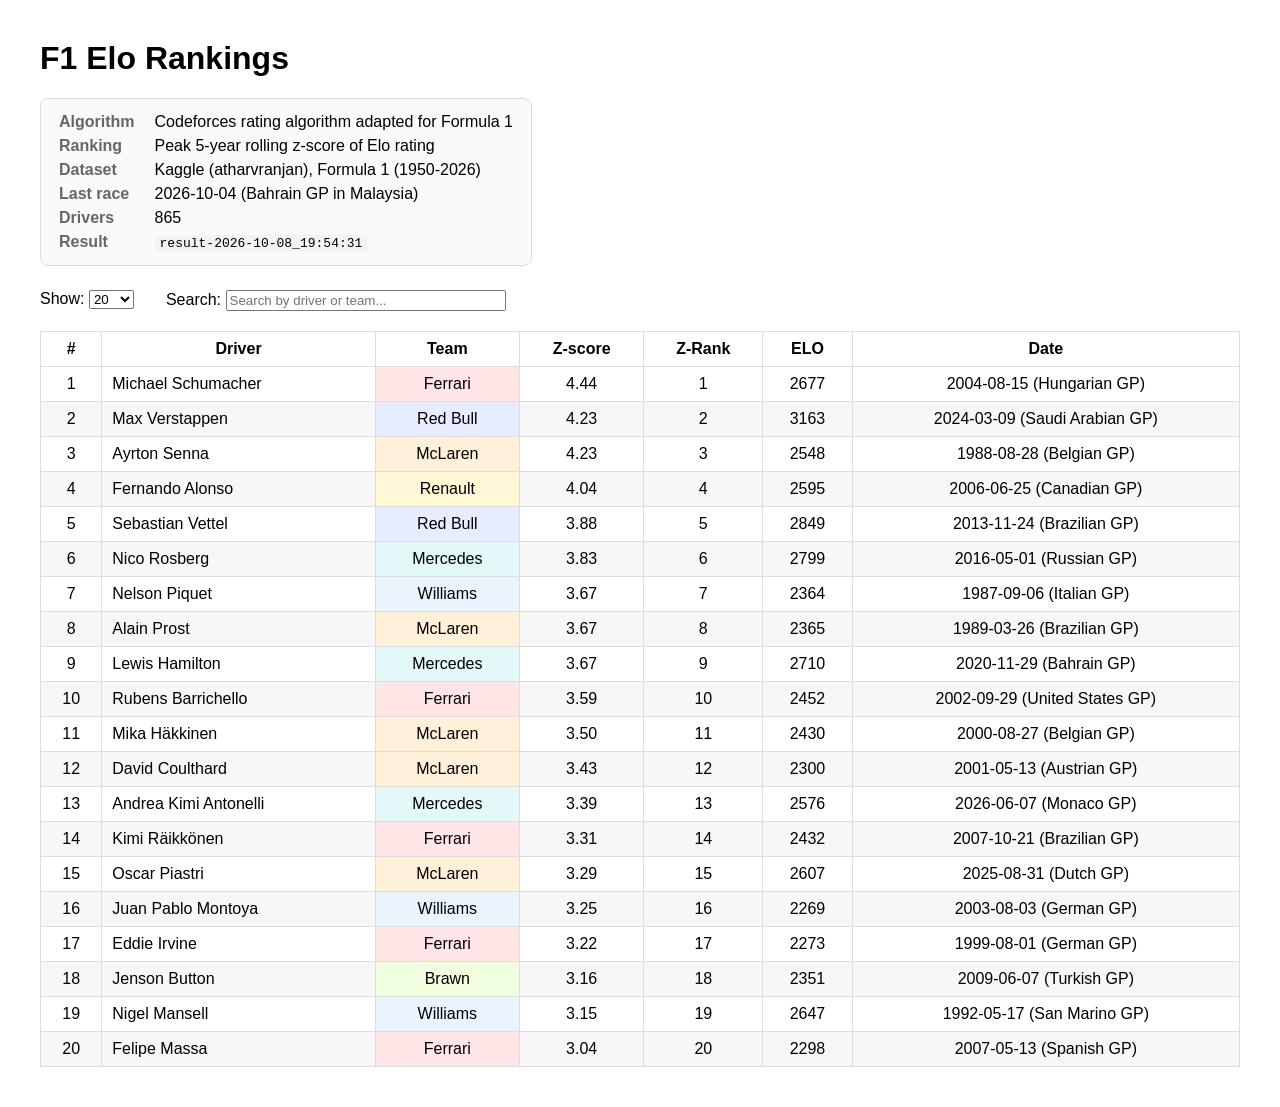
<file: f1-elo/index.html>
<!DOCTYPE html>
<html lang="en">
<head>
    <meta charset="utf-8">
    <title>F1 Elo Viewer</title>
    <link rel="stylesheet" href="style.css">
</head>

<body>

<h1 id="title">Loading...</h1>

<div id="meta"></div>

<div class="toolbar">
    <label>
        Show:
        <select id="limit">
            <option value="20" selected>20</option>
            <option value="50">50</option>
            <option value="200">200</option>
            <option value="999999">All</option>
        </select>
    </label>

    <label>
        Search:
        <input id="search" type="search" placeholder="Search by driver or team...">
    </label>
</div>

<div class="table-container">
    <table id="table">
        <thead>
        <tr>
            <th data-column="rank" data-title="#">#</th>
            <th data-column="name" data-title="Driver">Driver</th>
            <th data-column="team" data-title="Team">Team</th>
            <th data-column="zscore" data-title="Z-score">Z-score</th>
            <th data-column="zscoreRank" data-title="Z-Rank">Z-Rank</th>
            <th data-column="elo" data-title="ELO">ELO</th>
            <th data-column="date" data-title="Date">Date</th>
        </tr>
        </thead>

        <tbody></tbody>
    </table>
</div>

<script src="app.js"></script>

</body>
</html>
</file>
<file: f1-elo/style.css>
body {
    font-family: sans-serif;
    margin: 40px;
}

.toolbar {
    display: flex;
    gap: 32px;
    margin: 20px 0;
}

#table {
    border-collapse: collapse;
    width: 100%;
}

#table thead th {
    position: sticky;
    top: 0;
    background: white;
    cursor: pointer;
}

#table th,
#table td {
    border: 1px solid #ddd;
    padding: 8px 10px;
}

#table tbody tr:nth-child(even) {
    background: #f7f7f7;
}

#table th:hover {
    background: #efefef;
}

.table-container {
    overflow-x: auto;
}

.numeric {
    text-align: center;
    white-space: nowrap;
}

.team-name {
    text-align: center;
}

#search {
    width: 280px;
}

#meta {
    display: grid;
    grid-template-columns: max-content 1fr;
    gap: 6px 20px;

    width: fit-content;

    background: #fafafa;
    border: 1px solid #ddd;
    border-radius: 8px;

    padding: 14px 18px;
    margin-bottom: 24px;
}

#meta .label {
    font-weight: 600;
    color: #666;
}

#meta code {
    font-family: monospace;
    background: #f3f3f3;
    border-radius: 4px;
    padding: 1px 5px;
}
</file>
